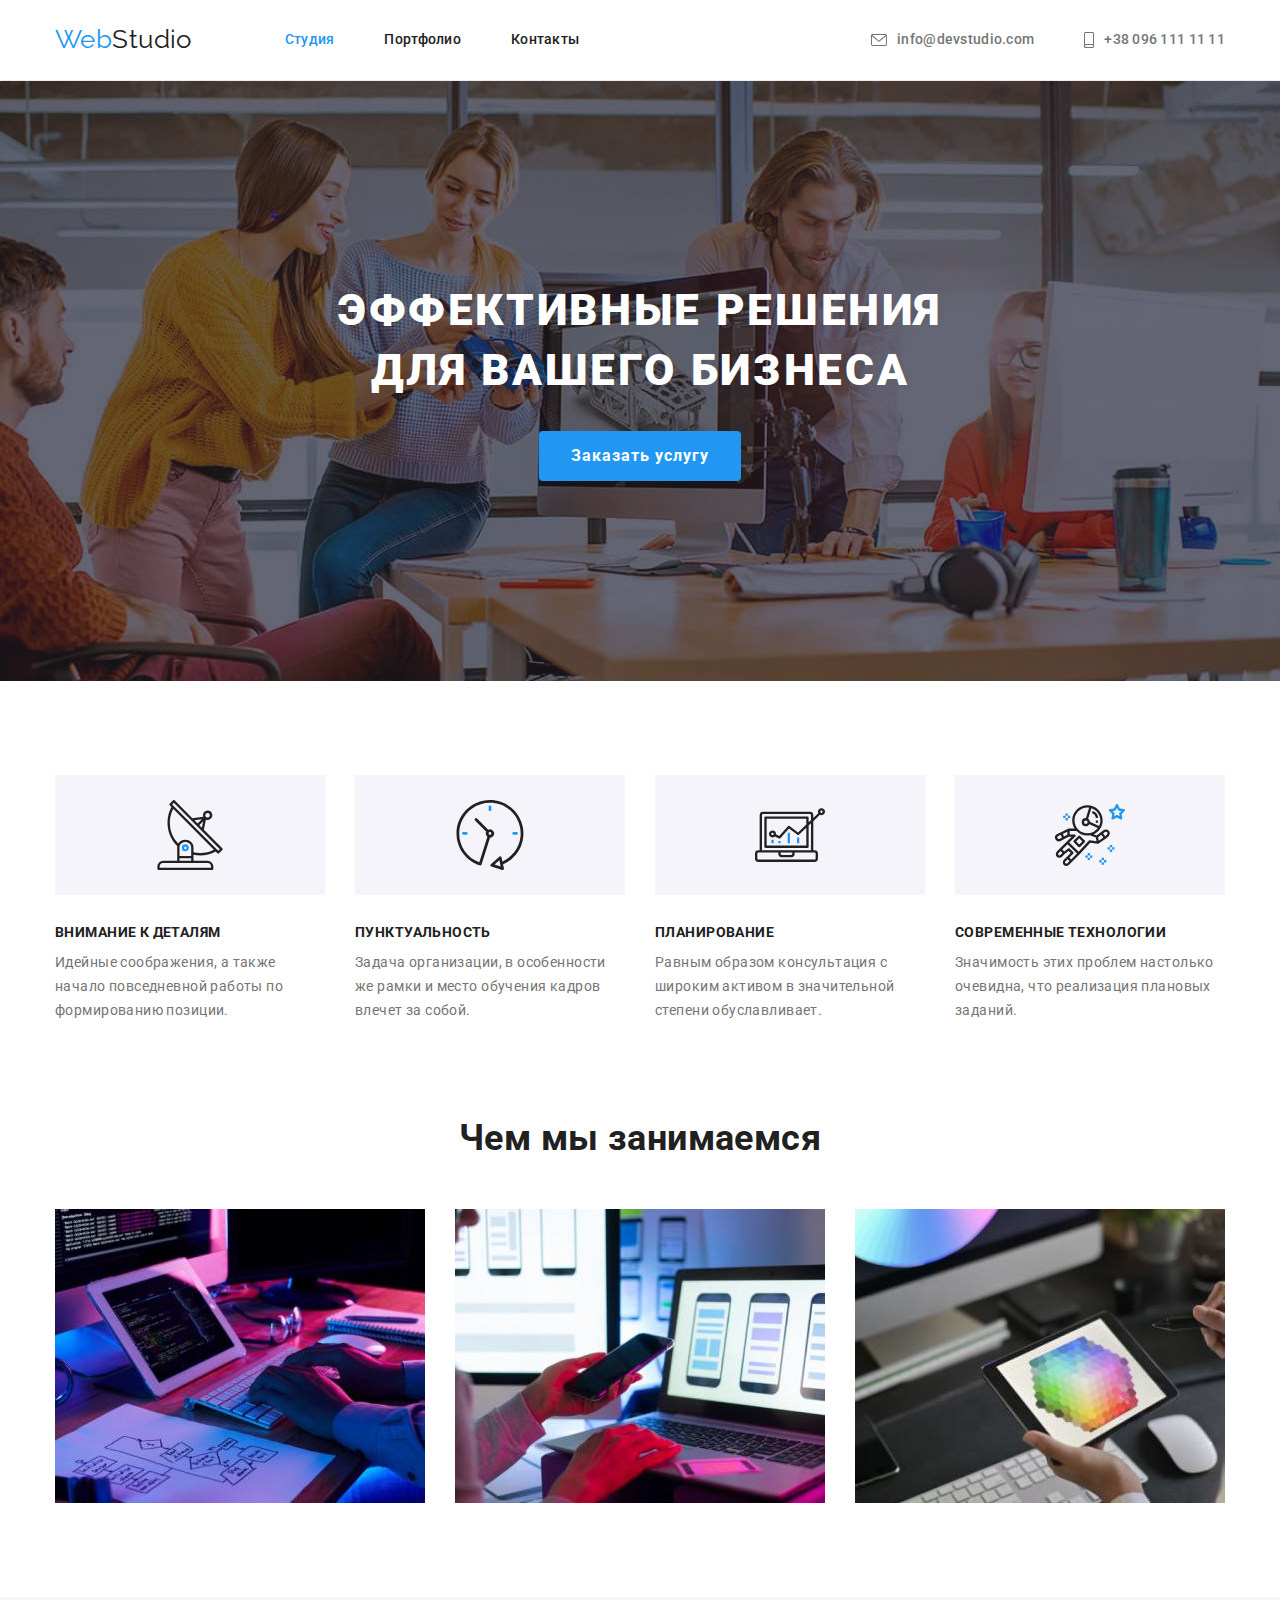
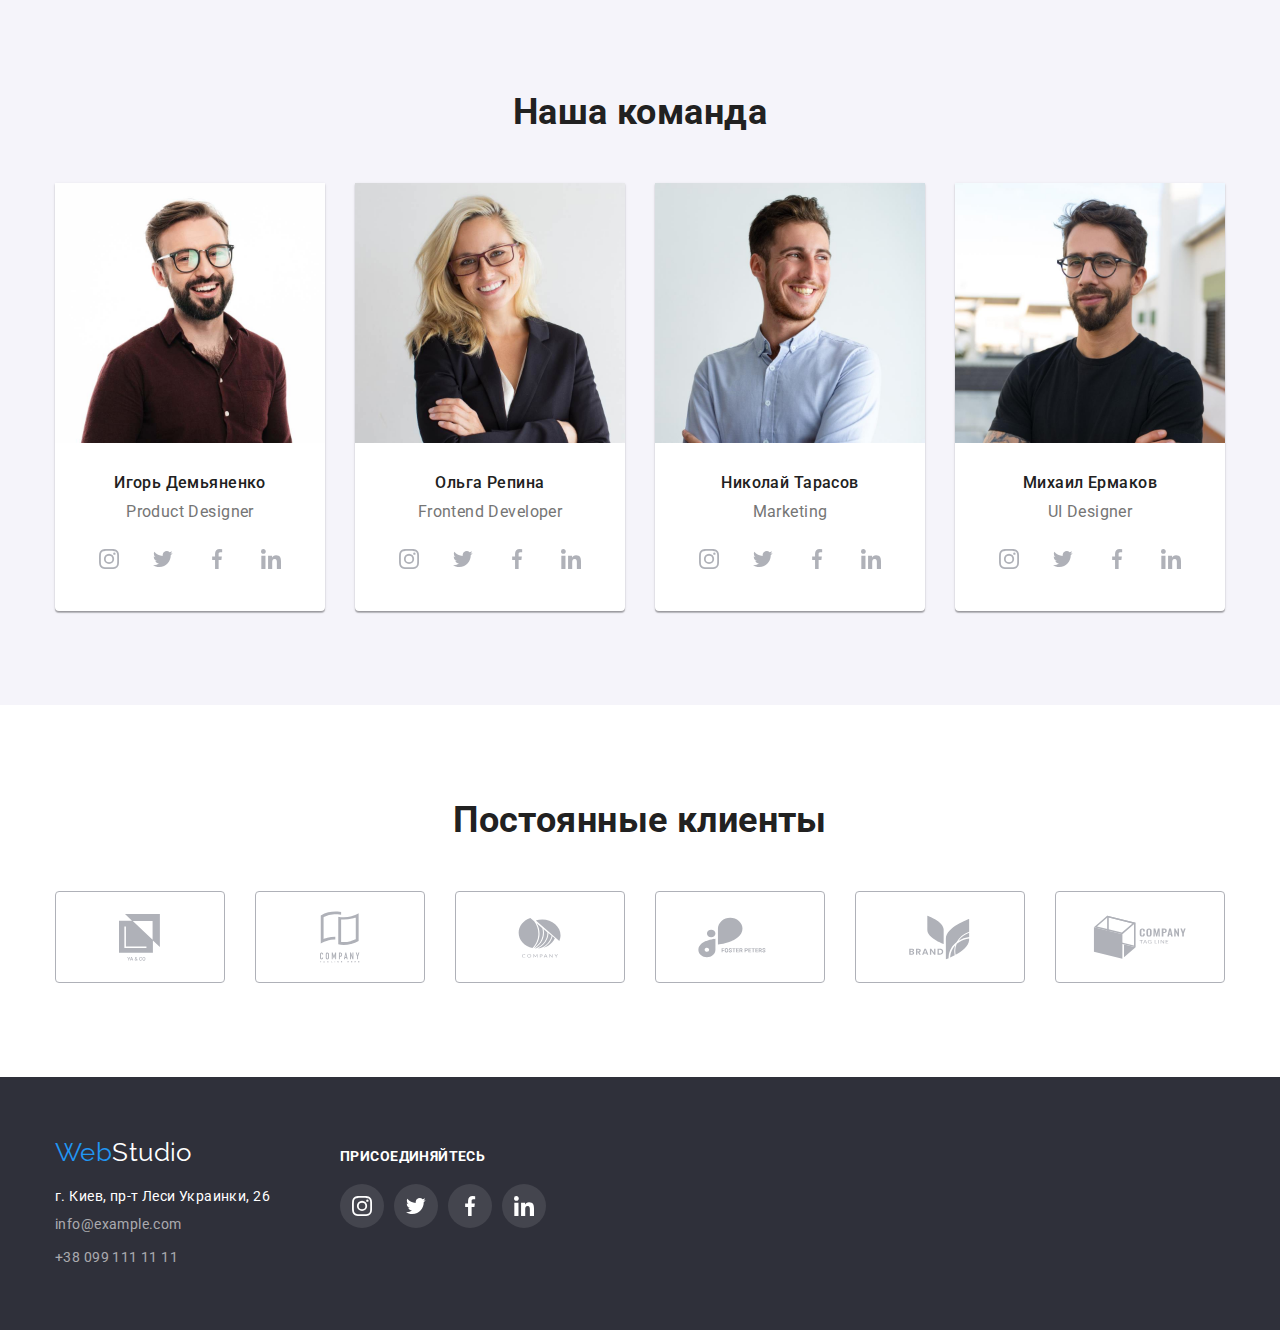
<file: index.html>
<!DOCTYPE html>
<html lang="ru">
<head>
  <meta charset="UTF-8">
  <meta http-equiv="X-UA-Compatible" content="IE=edge">
  <meta name="viewport" content="width=device-width, initial-scale=1.0">
  <title>Студия</title>
  <link rel="preconnect" href="https://fonts.gstatic.com">
  <link href="https://fonts.googleapis.com/css2?family=Raleway:wght@700&family=Roboto:wght@400;500;700;900&display=swap"
    rel="stylesheet">
  <link rel="stylesheet" href="https://cdnjs.cloudflare.com/ajax/libs/modern-normalize/1.0.0/modern-normalize.min.css">
  <link rel="stylesheet" href="css/styles.css">
</head>
<body>
  <!--Хедер-->
  <header class="page-header">
    <div class="page-header-content container">
      <nav class="site-nav">
        <a class="logo" href="./index.html"><span class="accent">Web</span>Studio</a>
        <ul class="site-nav-list">
          <li class="list-item">
            <a class="link current" href="./index.html">Студия</a>
          </li>
          <li class="list-item">
            <a class="link " href="./portfolio.html">Портфолио</a>
          </li>
          <li class="list-item">
            <a class="link" href="#">Контакты</a>
          </li>
        </ul>
      </nav>
      <ul class="auth-nav-list">
        <li class="list-item">
          <a class="link" href="mailto:info@devstudio.com">
            <svg class="icon" width="16" height="12">
              <use href="./img/icons.svg#icon-envelope"></use>
            </svg>
            info@devstudio.com
          </a>
        </li>
        <li class="list-item">
          <a class="link" href="tel:+380961111111">
            <svg class="icon" width="10" height="16">
              <use href="./img/icons.svg#icon-smartphone"></use>
            </svg>
            +38 096 111 11 11</a>
        </li>
      </ul>
    </div>
  </header>
  <!--Основной контент-->
  <main >
    <!--Главная секция-->
    <section class="hero ">
      <div class="hero-content container">
        <h1 class="hero-title ">Эффективные решения <br> для вашего бизнеса</h1>
        <button class="button primary" type="button">Заказать услугу</button>
      </div>
    </section>
    <!--секция Особенности-->
    <section class="feature section ">
      <div class="feature-section-content container">
        <h2 class="section-title visually-hidden">Особенности</h2>
        <ul class="section-list feature-list">
          <li class="list-item">
            <div class="icon-container">
              <svg class="icon" width="70" height="70">
                <use href="./img/icons.svg#icon-antenna"></use>
              </svg>
            </div>
            <h3 class="title">Внимание к деталям</h3>
            <p class="text">Идейные соображения, а также начало повседневной работы по формированию позиции.</p>
          </li>
          <li class="list-item">
            <div class="icon-container">
              <svg class="icon" width="70" height="70">
                <use href="./img/icons.svg#icon-clock"></use>
              </svg>
            </div>
            <h3 class="title">Пунктуальность</h3>
            <p class="text">Задача организации, в особенности же рамки и место обучения кадров влечет за собой.</p>
          </li>
          <li class="list-item">
            <div class="icon-container">
              <svg class="icon" width="70" height="70">
                <use href="./img/icons.svg#icon-diagram"></use>
              </svg>
            </div>
            <h3 class="title">Планирование</h3>
            <p class="text">Равным образом консультация с широким активом в значительной степени обуславливает.</p>
          </li>
          <li class="list-item">
            <div class="icon-container">
              <svg class="icon" width="70" height="70">
                <use href="./img/icons.svg#icon-astronaut"></use>
              </svg>
            </div>
            <h3 class="title">Современные технологии</h3>
            <p class="text">Значимость этих проблем настолько очевидна, что реализация плановых заданий.</p>
          </li>
        </ul>
      </div>
    </section>
    <!--секция Чем мы занимаемся-->
    <section class="work section ">
      <div class="work-section-content container">
        <h2 class="section-title">Чем мы занимаемся</h2>
        <ul class="section-list work-list">
          <li class="list-item">
            <img src="img/box1.jpg" alt="Верстка" width="370">
          </li>
          <li class="list-item">
            <img src="img/box2.jpg" alt="Адаптивная верстка" width="370">
          </li>
          <li class="list-item">
            <img src="img/box3.jpg" alt="Веб дизайн" width="370">
          </li>
        </ul>
      </div>
    </section>
    <!--секция Наша команда-->
    <section class="team section ">
      <div class="team-section-content container">
        <h2 class="section-title">Наша команда</h2>
        <ul class="section-list team-list">
          <li class="list-item">
            <img src="img/team-card1.jpg" alt="Игорь Демьяненко" width="270">
            <div class="team-list-content">
              <h3 class="title">Игорь Демьяненко</h3>
              <p class="text" lang="en">Product Designer</p>
              <ul class="list-accounts">
                <li class="list-item"><a class="link" href="#">
                  <svg class="icon" width="20" height="20">
                    <use href="./img/icons.svg#icon-instagram"></use>
                  </svg>
                </a></li>
                <li class="list-item"><a class="link" href="#">
                  <svg class="icon" width="20" height="20">
                    <use href="./img/icons.svg#icon-twitter"></use>
                  </svg>
                </a></li>
                <li class="list-item"><a class="link" href="#">
                  <svg class="icon" width="20" height="20">
                    <use href="./img/icons.svg#icon-facebook"></use>
                  </svg>
                </a></li>
                <li class="list-item"><a class="link" href="#">
                  <svg class="icon" width="20" height="20">
                    <use href="./img/icons.svg#icon-linkedin"></use>
                  </svg>
                </a></li>
              </ul>
            </div>
          </li>
          <li class="list-item">
            <img src="img/team-card2.jpg" alt="Ольга Репина" width="270">
            <div class="team-list-content">
              <h3 class="title">Ольга Репина</h3>
              <p class="text" lang="en">Frontend Developer</p>
              <ul class="list-accounts">
                <li class="list-item"><a class="link" href="#">
                    <svg class="icon" width="20" height="20">
                      <use href="./img/icons.svg#icon-instagram"></use>
                    </svg>
                  </a></li>
                <li class="list-item"><a class="link" href="#">
                    <svg class="icon" width="20" height="20">
                      <use href="./img/icons.svg#icon-twitter"></use>
                    </svg>
                  </a></li>
                <li class="list-item"><a class="link" href="#">
                    <svg class="icon" width="20" height="20">
                      <use href="./img/icons.svg#icon-facebook"></use>
                    </svg>
                  </a></li>
                <li class="list-item"><a class="link" href="#">
                    <svg class="icon" width="20" height="20">
                      <use href="./img/icons.svg#icon-linkedin"></use>
                    </svg>
                  </a></li>
              </ul>
            </div>
          </li>
          <li class="list-item">
            <img src="img/team-card3.jpg" alt="Николай Тарасов" width="270">
            <div class="team-list-content">
              <h3 class="title">Николай Тарасов</h3>
              <p class="text" lang="en">Marketing</p>
              <ul class="list-accounts">
                <li class="list-item"><a class="link" href="#">
                    <svg class="icon" width="20" height="20">
                      <use href="./img/icons.svg#icon-instagram"></use>
                    </svg>
                  </a></li>
                <li class="list-item"><a class="link" href="#">
                    <svg class="icon" width="20" height="20">
                      <use href="./img/icons.svg#icon-twitter"></use>
                    </svg>
                  </a></li>
                <li class="list-item"><a class="link" href="#">
                    <svg class="icon" width="20" height="20">
                      <use href="./img/icons.svg#icon-facebook"></use>
                    </svg>
                  </a></li>
                <li class="list-item"><a class="link" href="#">
                    <svg class="icon" width="20" height="20">
                      <use href="./img/icons.svg#icon-linkedin"></use>
                    </svg>
                  </a></li>
              </ul>
            </div>
          </li>
          <li class="list-item">
            <img src="img/team-card4.jpg" alt="Михаил Ермаков" width="270">
            <div class="team-list-content">
              <h3 class="title">Михаил Ермаков</h3>
              <p class="text" lang="en">UI Designer</p>
              <ul class="list-accounts">
                <li class="list-item"><a class="link" href="#">
                    <svg class="icon" width="20" height="20">
                      <use href="./img/icons.svg#icon-instagram"></use>
                    </svg>
                  </a></li>
                <li class="list-item"><a class="link" href="#">
                    <svg class="icon" width="20" height="20">
                      <use href="./img/icons.svg#icon-twitter"></use>
                    </svg>
                  </a></li>
                <li class="list-item"><a class="link" href="#">
                    <svg class="icon" width="20" height="20">
                      <use href="./img/icons.svg#icon-facebook"></use>
                    </svg>
                  </a></li>
                <li class="list-item"><a class="link" href="#">
                    <svg class="icon" width="20" height="20">
                      <use href="./img/icons.svg#icon-linkedin"></use>
                    </svg>
                  </a></li>
              </ul>
            </div>
          </li>
        </ul>
      </div>
    </section>
    <!--секция Наши клиенты-->
    <section class="clients section ">
     <div class="clients-section-content container">
        <h2 class="section-title">Постоянные клиенты</h2>
        <ul class="section-list clients-list">
          <li class="list-item">
            <a class="link" href="#">
              <svg class="icon" width="41" height="47">
                <use href="./img/icons.svg#icon-client1"></use>
              </svg>
            </a>
          </li>
          <li class="list-item">
            <a class="link" href="#">
              <svg class="icon" width="40" height="52">
                <use href="./img/icons.svg#icon-client2"></use>
              </svg>
            </a>
          </li>
          <li class="list-item">
            <a class="link" href="#">
              <svg class="icon" width="43" height="41">
                <use href="./img/icons.svg#icon-client3"></use>
              </svg>
            </a>
          </li>
          <li class="list-item">
            <a class="link" href="#">
              <svg class="icon" width="84" height="41">
                <use href="./img/icons.svg#icon-client4"></use>
              </svg>
            </a>
          </li>
          <li class="list-item">
            <a class="link" href="#">
              <svg class="icon" width="63" height="45">
                <use href="./img/icons.svg#icon-client5"></use>
              </svg>
            </a>
          </li>
          <li class="list-item">
            <a class="link" href="#">
              <svg class="icon" width="94" height="44">
                <use href="./img/icons.svg#icon-client6"></use>
              </svg>
            </a>
          </li>
        </ul>
     </div>
    </section>
  </main>
  <!--Футер-->
  <footer class="page-footer ">
    <div class="footer-content container">
      <div class="footer-contacts">
        <a class="logo" href="./index.html"><span class="accent">Web</span>Studio</a>
        <address class="address">
          <ul class="contacts-list">
            <li class="list-item"><a class="address-link" href="https://goo.gl/maps/2V8yb2ejKsfxSLG17" target="_blank"
                rel="noreferrer noopener">г. Киев, пр-т Леси Украинки, 26</a> </li>
            <li class="list-item">
              <a class="link" href="mailto:info@example.com">info@example.com</a>
            </li>
            <li class="list-item">
              <a class="link" href="tel:+380991111111">+38 099 111 11 11</a>
            </li>
          </ul>
        </address>
      </div>
      <div class="footer-accounts">
        <p class="accounts-text">присоединяйтесь</p>
        <ul class="list-accounts">
          <li class="list-item"><a class="link" href="#">
              <svg class="icon" width="20" height="20">
                <use href="./img/icons.svg#icon-instagram"></use>
              </svg>
            </a></li>
          <li class="list-item"><a class="link" href="#">
              <svg class="icon" width="20" height="20">
                <use href="./img/icons.svg#icon-twitter"></use>
              </svg>
            </a></li>
          <li class="list-item"><a class="link" href="#">
              <svg class="icon" width="20" height="20">
                <use href="./img/icons.svg#icon-facebook"></use>
              </svg>
            </a></li>
          <li class="list-item"><a class="link" href="#">
              <svg class="icon" width="20" height="20">
                <use href="./img/icons.svg#icon-linkedin"></use>
              </svg>
            </a></li>
        </ul>
      </div>
    </div>
  </footer>
</body>
</html>
</file>
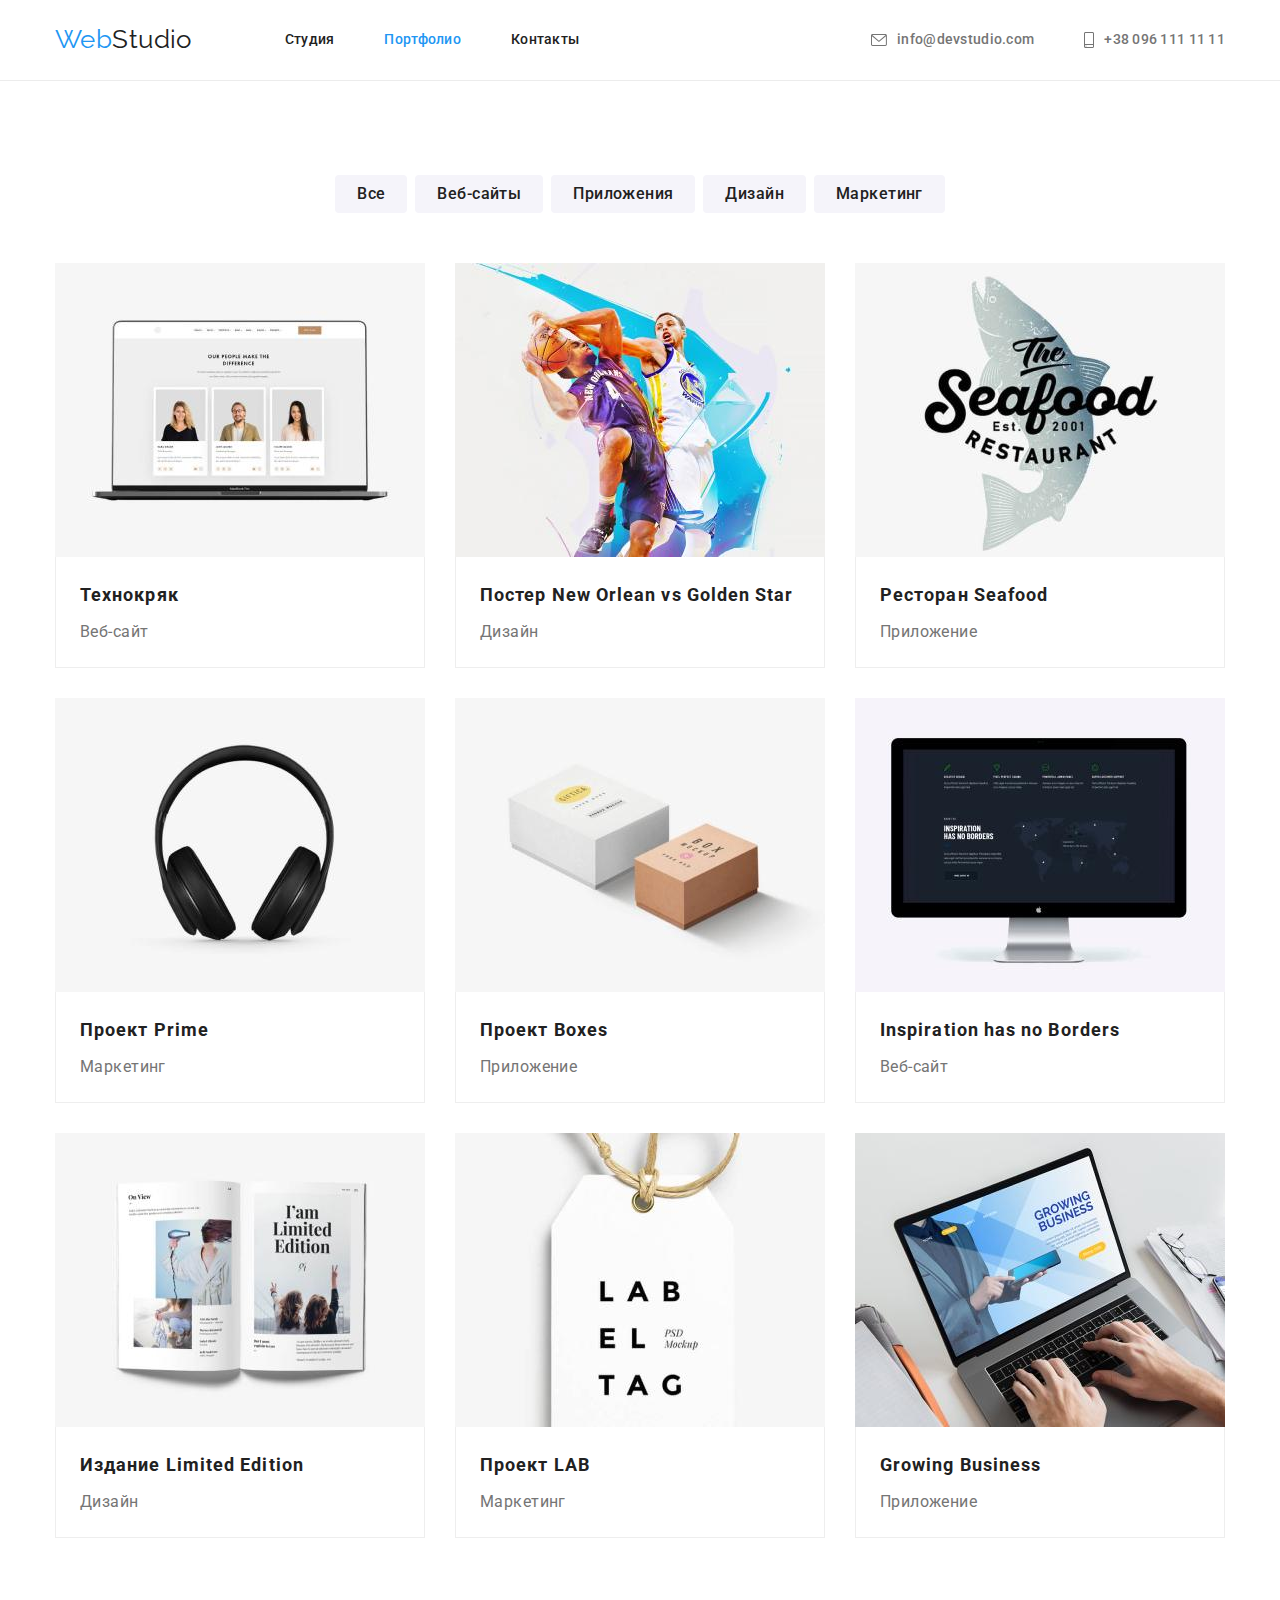
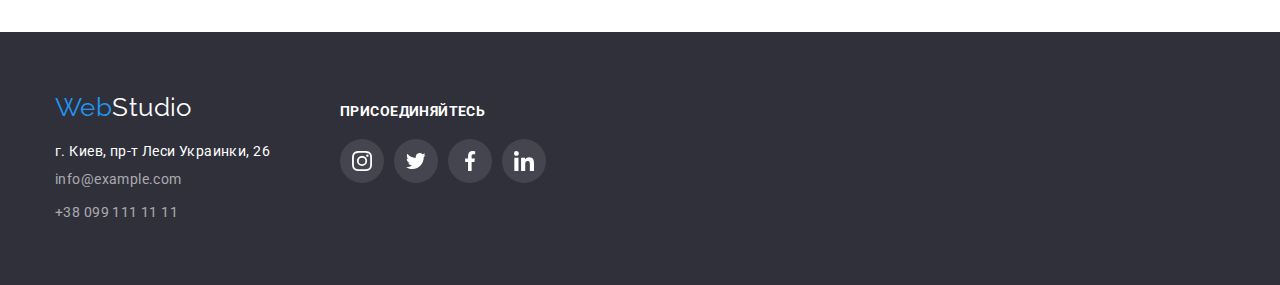
<file: portfolio.html>
<!DOCTYPE html>
<html lang="ru">
<head>
	<meta charset="UTF-8">
	<meta http-equiv="X-UA-Compatible" content="IE=edge">
	<meta name="viewport" content="width=device-width, initial-scale=1.0">
	<title>Портфолио</title>
	<link rel="preconnect" href="https://fonts.gstatic.com">
	<link href="https://fonts.googleapis.com/css2?family=Raleway:wght@700&family=Roboto:wght@400;500;700;900&display=swap"
		rel="stylesheet">
	<link rel="stylesheet" href="https://cdnjs.cloudflare.com/ajax/libs/modern-normalize/1.0.0/modern-normalize.min.css">
	<link rel="stylesheet" href="css/styles.css">
</head>
<body>
	<!--Хедер-->
	<header class="page-header">
		<div class="page-header-content container">
			<nav class="site-nav">	
				<a class="logo" href="./index.html"><span class="accent">Web</span>Studio</a>
				<ul class="site-nav-list">
					<li class="list-item">
						<a class="link " href="./index.html">Студия</a>
					</li>
					<li class="list-item">
						<a class="link current " href="./portfolio.html">Портфолио</a>
					</li>
					<li class="list-item">
						<a class="link" href="#">Контакты</a>
					</li>
				</ul>
			</nav>
			<ul class="auth-nav-list">
				<li class="list-item">
					<a class="link" href="mailto:info@devstudio.com">
						<svg class="icon" width="16" height="12">
							<use href="./img/icons.svg#icon-envelope"></use>
						</svg>
						info@devstudio.com
					</a>
				</li>
				<li class="list-item">
					<a class="link" href="tel:+380961111111">
						<svg class="icon" width="10" height="16">
							<use href="./img/icons.svg#icon-smartphone"></use>
						</svg>
						+38 096 111 11 11</a>
				</li>
			</ul>
		</div>
	</header>
	<!--Основной контент-->
	<main >
		<section class="portfolio section ">
			<div class="portfolio-section container">
				<h1 class="visually-hidden">Портфолио</h1>
				<h2 class="visually-hidden">Список проектов</h2>
				<!--Фильтры Портфолио-->
				<ul class="filters-list">
					<li class="list-item"><button class="button" type="button">Все</button></li>
					<li class="list-item"><button class="button" type="button">Веб-сайты</button></li>
					<li class="list-item"><button class="button" type="button">Приложения</button></li>
					<li class="list-item"><button class="button" type="button">Дизайн</button></li>
					<li class="list-item"><button class="button" type="button">Маркетинг</button></li>
				</ul>
				<!--Список проектов-->
				<ul class="section-list projects-list">
					<li class="list-item">
						<a class="projects-link" href="#"><img src="img/project1.jpg" alt="Веб-сайт Технокряк" width="370">
							<div class="projects-list-content">
								<h3 class="title">Технокряк</h3>
								<p class="text">Веб-сайт</p>
							</div>
						</a>
					</li>
					<li class="list-item">
						<a class="projects-link" href="#"><img src="img/project2.jpg" alt="Постер New Orlean vs Golden Star" width="370">
							<div class="projects-list-content">
								<h3 class="title">Постер New Orlean vs Golden Star</h3>
								<p class="text">Дизайн</p>
							</div>
						</a>
					</li>
					<li class="list-item">
						<a class="projects-link" href="#"><img src="img/project3.jpg" alt="Приложение Ресторан Seafood" width="370">
							<div class="projects-list-content">
								<h3 class="title">Ресторан Seafood</h3>
								<p class="text">Приложение</p>
							</div>
						</a>
					</li>
					<li class="list-item">
						<a class="projects-link" href="#"><img src="img/project4.jpg" alt="Проект Prime" width="370">
							<div class="projects-list-content">
								<h3 class="title">Проект Prime</h3>
								<p class="text">Маркетинг</p>
							</div>
						</a>
					</li>
					<li class="list-item">
						<a class="projects-link" href="#"><img src="img/project5.jpg" alt="Проект Boxes" width="370">
							<div class="projects-list-content">
								<h3 class="title">Проект Boxes</h3>
								<p class="text">Приложение</p>
							</div>
						</a>
					</li>
					<li class="list-item">
						<a class="projects-link" href="#"><img src="img/project6.jpg" alt="Веб-сайт Inspiration has no Borders" width="370">
							<div class="projects-list-content">
								<h3 class="title">Inspiration has no Borders</h3>
								<p class="text">Веб-сайт</p>
							</div>
						</a>
					</li>
					<li class="list-item">
						<a class="projects-link" href="#"><img src="img/project7.jpg" alt="Издание Limited Edition" width="370">
							<div class="projects-list-content">
								<h3 class="title">Издание Limited Edition</h3>
								<p class="text">Дизайн</p>
							</div>
						</a>
					</li>
					<li class="list-item">
						<a class="projects-link" href="#"><img src="img/project8.jpg" alt="Проект LAB" width="370">
							<div class="projects-list-content">
								<h3 class="title">Проект LAB</h3>
								<p class="text">Маркетинг</p>
							</div>
						</a>
					</li>
					<li class="list-item">
						<a class="projects-link" href="#"><img src="img/project9.jpg" alt="Приложение Growing Business" width="370">
							<div class="projects-list-content">
								<h3 class="title">Growing Business</h3>
								<p class="text">Приложение</p>
							</div>
						</a>
					</li>
				</ul>
			</div>
		</section>
	</main>
	<!--Футер-->
	<footer class="page-footer ">
		<div class="footer-content container">
			<div class="footer-contacts">
				<a class="logo" href="./index.html"><span class="accent">Web</span>Studio</a>
				<address class="address">
					<ul class="contacts-list">
						<li class="list-item"><a class="address-link" href="https://goo.gl/maps/2V8yb2ejKsfxSLG17" target="_blank"
								rel="noreferrer noopener">г. Киев, пр-т Леси Украинки, 26</a> </li>
						<li class="list-item">
							<a class="link" href="mailto:info@example.com">info@example.com</a>
						</li>
						<li class="list-item">
							<a class="link" href="tel:+380991111111">+38 099 111 11 11</a>
						</li>
					</ul>
				</address>
			</div>
			<div class="footer-accounts">
				<p class="accounts-text">присоединяйтесь</p>
				<ul class="list-accounts">
					<li class="list-item"><a class="link" href="#">
							<svg class="icon" width="20" height="20">
								<use href="./img/icons.svg#icon-instagram"></use>
							</svg>
						</a></li>
					<li class="list-item"><a class="link" href="#">
							<svg class="icon" width="20" height="20">
								<use href="./img/icons.svg#icon-twitter"></use>
							</svg>
						</a></li>
					<li class="list-item"><a class="link" href="#">
							<svg class="icon" width="20" height="20">
								<use href="./img/icons.svg#icon-facebook"></use>
							</svg>
						</a></li>
					<li class="list-item"><a class="link" href="#">
							<svg class="icon" width="20" height="20">
								<use href="./img/icons.svg#icon-linkedin"></use>
							</svg>
						</a></li>
				</ul>
			</div>
		</div>
	</footer>
</body>
</html>
</file>
<file: css/styles.css>
/*CSS-перемінні*/
:root {
  --primary-text-color: #757575;
  --title-text-color: #212121;
  --accent-color: #2196f3;
  --primary-white-color: #ffffff;
  --dark-background-color: #2f303a;
  --footer-address-color: rgba(255, 255, 255, 0.6);
  --team-section-bgc: #f5f4fa;
  --studio-button-hover: #188ce8;
  --projects-border: 1px solid #eeeeee;
  --header-border: 1px solid #ececec;
  --clients-list-border: 1px solid #afb1b8;
  --card-set-gap: 30px;
  --icon-fill: #afb1b8;
  --footer-accounts-bcg: rgb(255, 255, 255, 0.1);
  --hero-bcg-gradient: rgba(47, 48, 58, 0.4) 0%, rgba(47, 48, 58, 0.4) 100%;
}

/*загальні стилі для сайту*/
/*Задає глобальні стилі для body*/
body {
  background-color: var(--primary-white-color);
  font-family: 'Roboto', sans-serif;
  font-size: 14px;
  color: var(--primary-text-color);
  letter-spacing: 0.03em;
}

/*Скидає стилі*/
/*Скидає marging, padding*/
h1,
h2,
h3,
h4,
h5,
h6,
ul,
p {
  margin: 0;
  padding: 0;
}

/*Скриває елементи*/
.visually-hidden {
  position: absolute;
  width: 1px;
  height: 1px;
  margin: -1px;
  border: 0;
  padding: 0;

  white-space: nowrap;
  clip-path: inset(100%);
  clip: rect(0 0 0 0);
  overflow: hidden;
}

/*Скидає підкреслювання ссилок*/
a {
  text-decoration: none;
}

/*Скидає декорацію списків*/
ul {
  list-style: none;
}

/*Компоненти*/
/*Центрує і обмежує контент по ширині*/
.container {
  width: 1200px;
  margin-right: auto;
  margin-left: auto;
  padding-right: 15px;
  padding-left: 15px;
}

/*Оптимізує img*/
img {
  display: block;
  max-width: 100%;
  height: auto;
}

/*Оформлення логотипу загальне */
.logo {
  font-family: 'Raleway', sans-serif;
  font-size: 26px;
  line-height: 1.19;
}

.logo .accent {
  color: var(--accent-color);
}

/*Оформлення кнопок загальне*/
.button {
  border: transparent;
  border-radius: 4px;

  font-family: inherit;
  color: var(--title-text-color);
  letter-spacing: inherit;
  text-align: center;
  background-color: var(--team-section-bgc);
  cursor: pointer;
}

/*Оформлення заголовків */

.hero-title,
.feature-list .title,
.accounts-text {
  text-transform: uppercase;
}

.section-title {
  font-size: 36px;
  line-height: 1.17;
  text-align: center;
}

.section-title,
.feature-list .title,
.team-list .title,
.projects-list .title,
.accounts-text {
  color: var(--title-text-color);
  font-weight: 700;
}

/*Додає верхній і нижній падінги в секціях основного контенту*/

.section {
  padding-top: 94px;
  padding-bottom: 94px;
}

/*Створення сітки для feature-section і team-section, work-section */

.section-list {
  display: flex;
  flex-wrap: wrap;
  margin-left: calc(-1 * var(--card-set-gap));
  margin-top: calc(-1 * var(--card-set-gap));
}

.section-list > .list-item {
  margin-left: var(--card-set-gap);
  margin-top: var(--card-set-gap);
}
.team-list > .list-item,
.feature-list > .list-item {
  flex-basis: calc(100% / 4 - var(--card-set-gap));
}
.work-list > .list-item,
.projects-list > .list-item {
  flex-basis: calc(100% / 3 - var(--card-set-gap));
}

/*Загальне оформлення ссилок на соцмережі*/
.list-accounts {
  display: flex;
}

.list-accounts .link {
  display: flex;
  justify-content: center;
  align-items: center;
  width: 44px;
  height: 44px;
  border-radius: 50%;
  fill: var(--icon-fill);
}

.list-accounts .list-item:not(:first-child) {
  margin-left: 10px;
}

.list-accounts .link:hover,
.list-accounts .link:focus {
  background-color: var(--accent-color);
  fill: var(--primary-white-color);
}

/*Хедер*/
/*Навігація*/
.page-header-content,
.site-nav,
.site-nav-list,
.auth-nav-list {
  display: flex;
}

.page-header {
  border-bottom: var(--header-border);
}
.page-header-content {
  align-items: center;
}

.site-nav-list {
  margin-left: 93px;
}

.page-header-content .list-item:not(:first-child) {
  margin-left: 50px;
}

.auth-nav-list {
  margin-left: auto;
}

.site-nav .logo {
  padding-top: 24px;
  padding-bottom: 25px;
}

.site-nav .logo,
.site-nav-list .link {
  color: var(--title-text-color);
}

.site-nav-list .link,
.auth-nav-list .link {
  display: block;
  padding-top: 32px;
  padding-bottom: 32px;

  font-weight: 500;
  line-height: 1.14;
  letter-spacing: 0.02em;
}

.site-nav-list .link.current {
  color: var(--accent-color);
}

.auth-nav-list .link {
  color: inherit;
  display: flex;
  align-items: center;
}
.auth-nav-list .icon {
  margin-right: 10px;
  fill: currentColor;
}
.auth-nav-list .icon:hover {
  fill: var(--accent-color);
}

/*Футер*/

.page-footer {
  padding-top: 60px;
  padding-bottom: 60px;

  background-color: var(--dark-background-color);
}

.footer-content {
  display: flex;
  align-items: baseline;
}

.footer-accounts {
  margin-left: 70px;
}

.footer-accounts .link {
  background-color: var(--footer-accounts-bcg);
  fill: var(--primary-white-color);
}

.accounts-text {
  margin-bottom: 20px;
}

.page-footer .logo,
.page-footer .address-link,
.accounts-text {
  color: var(--primary-white-color);
}

.page-footer .logo {
  display: block;
  margin-bottom: 20px;
}

address {
  font-style: normal;
}

.contacts-list > .list-item:not(:last-child) {
  margin-bottom: 9px;
}

.page-footer .text,
.address .link {
  line-height: 1.71;
}

.contacts-list .link {
  color: var(--footer-address-color);
}

/*Оформлення інтерактивних елементів   logo , link, button*/
.logo:hover,
.logo:focus,
.link:hover,
.link:focus,
.address-link:hover,
.address-link:focus {
  color: var(--accent-color);
}

.button:focus,
.button:hover {
  background-color: var(--accent-color);
  color: var(--primary-white-color);
}

/*Оформлення сторінки Студія*/
/*Оформлення головної секції*/
.hero {
  max-width: 1600px;
  height: 600px;
  margin-right: auto;
  margin-left: auto;
  background-color: var(--dark-background-color);

  background-image: linear-gradient(var(--hero-bcg-gradient)), url('../img/hero-bcg.jpg');
  background-repeat: no-repeat;
  background-size: cover;
  background-position: center;
}

.hero-content {
  padding-top: 200px;
  padding-bottom: 200px;
  text-align: center;
}

.hero-title {
  margin-bottom: 30px;
  font-weight: 900;
  font-size: 44px;
  line-height: 1.36;
}

.hero .button {
  padding: 10px 32px;
  font-weight: 700;
  font-size: 16px;
  line-height: 1.875;
  background-color: var(--accent-color);
}

.hero-title,
.hero .button {
  letter-spacing: 0.06em;
  color: var(--primary-white-color);
}

.hero .button:hover,
.hero .button:focus {
  background-color: var(--studio-button-hover);
}

/*Оформлення секції "Особливості"*/
.feature.section {
  padding-bottom: 47px;
}
.feature-list .title {
  font-size: inherit;
  line-height: 1.14;
  margin-bottom: 10px;
}

.feature-list .text {
  line-height: 1.71;
}

.feature-list .icon-container {
  display: flex;
  justify-content: center;
  align-items: center;
  height: 120px;
  width: 100%;
  margin-bottom: 30px;
  background-color: var(--team-section-bgc);
}

/*Оформлення секції work-section*/
.work.section {
  padding-top: 47px;
}

/*Створює марджінги від заголовків секцій work-section і team-section */

.section-title {
  margin-bottom: 50px;
}
/*Оформлення секції "Наша команда"*/
/*team-section*/
.team.section {
  background-color: var(--team-section-bgc);
}

.team-list-content {
  padding-top: 30px;
  padding-bottom: 30px;
  padding-left: 32px;
  padding-right: 32px;
}

.team-list > .list-item {
  background-color: var(--primary-white-color);
  box-shadow: 0px 1px 3px rgba(0, 0, 0, 0.12), 0px 1px 1px rgba(0, 0, 0, 0.14),
    0px 2px 1px rgba(0, 0, 0, 0.2);
  border-radius: 0px 0px 4px 4px;
}

.team-list-content .title,
.team-list-content .text {
  font-size: 16px;
  line-height: 1.19;
  text-align: center;
}

.team-list-content .title {
  margin-bottom: 10px;
  font-weight: 500;
}
.team-list-content .text {
  margin-bottom: 16px;
}

/*Оформлення секції Постійні клієнти*/

.clients-list > .list-item {
  flex-basis: calc(100% / 6 - 30px);
}

.clients-list .link {
  display: flex;
  justify-content: center;
  align-items: center;
  height: 92px;
  width: 100%;
  border: var(--clients-list-border);
  border-radius: 4px;
  fill: var(--icon-fill);
}

.clients-list .link:hover,
.clients-list .link:focus {
  fill: var(--accent-color);
  border-color: var(--accent-color);
}

/*Оформлення сторінки Портфоліо*/
/*Оформлення кнопок-фільтрів*/
.filters-list .button {
  padding: 6px 22px;

  font-weight: 500;
  font-size: 16px;
  line-height: 1.63;
}

.filters-list .button:hover,
.filters-list .button:focus {
  box-shadow: 0px 3px 1px rgba(0, 0, 0, 0.1), 0px 1px 2px rgba(0, 0, 0, 0.08),
    0px 2px 2px rgba(0, 0, 0, 0.12);
}

.filters-list {
  display: flex;
  justify-content: center;
  margin-bottom: 50px;
}

.filters-list .list-item:not(:last-child) {
  margin-right: 8px;
}

/*Оформення списку проектів*/

.projects-list-content {
  padding-top: 20px;
  padding-bottom: 20px;
  padding-left: 24px;
  border-bottom: var(--projects-border);
  border-left: var(--projects-border);
  border-right: var(--projects-border);
}

.projects-link {
  display: block;
  color: inherit;
}

.projects-list .title {
  margin-bottom: 4px;
  font-size: 18px;
  line-height: 2;
  letter-spacing: 0.06em;
}

.projects-list .text {
  font-size: 16px;
  line-height: 1.88;
}

.projects-link:hover,
.projects-link:focus {
  box-shadow: 0px 1px 1px rgba(0, 0, 0, 0.12), 0px 4px 4px rgba(0, 0, 0, 0.06),
    1px 4px 6px rgba(0, 0, 0, 0.16);
}
</file>
